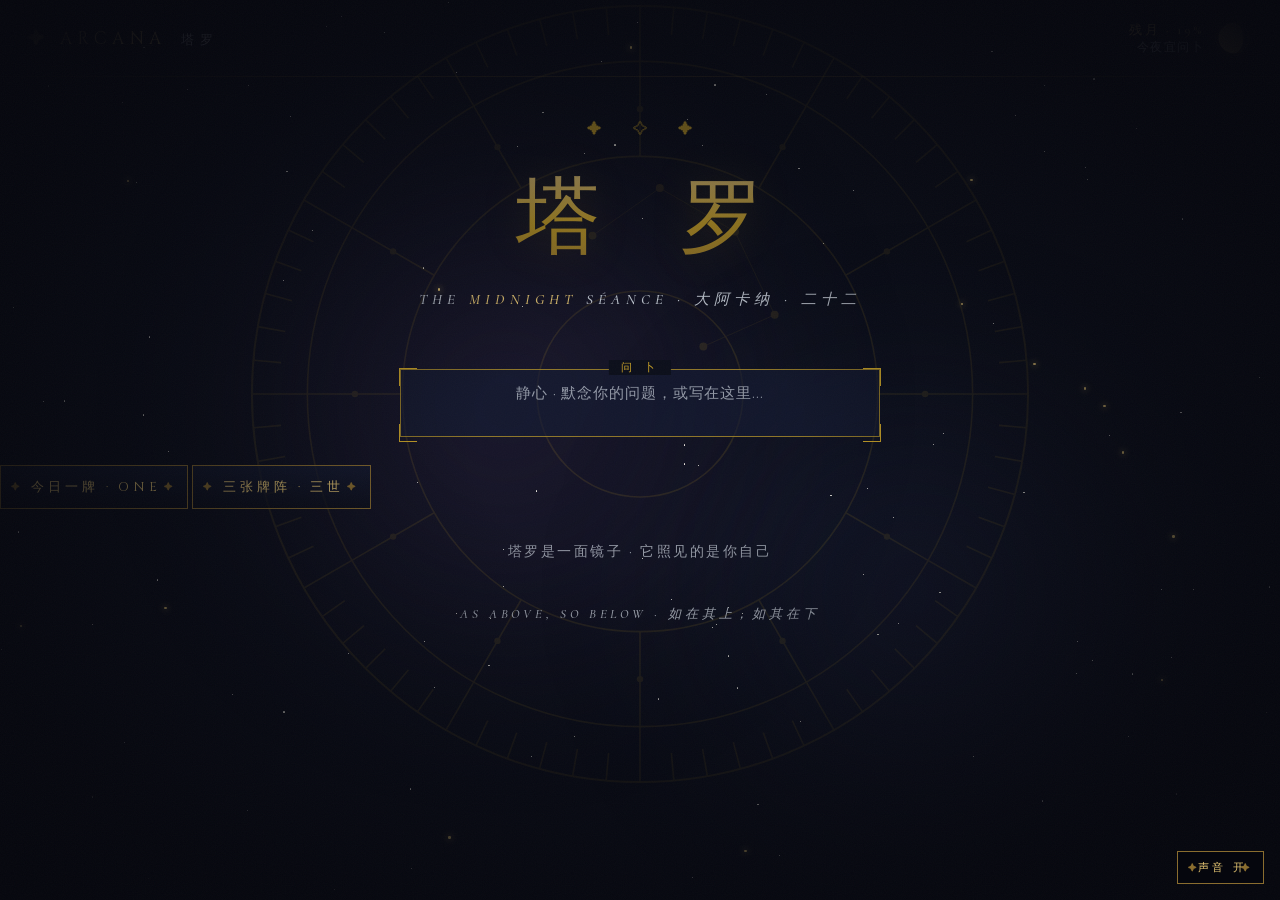
<file: tarot/index.html>
<!DOCTYPE html>
<html lang="zh-CN">
<head>
  <meta charset="utf-8" />
  <meta name="viewport" content="width=device-width, initial-scale=1" />
  <title>ARCANA — 午夜占卜室</title>
  <meta name="description" content="午夜占卜室：静心、问卜、凭直觉抽牌。22 张大阿卡纳，单张与三张牌阵，星空与月相之下。" />
  <link rel="icon" href="/favicon.svg" type="image/svg+xml" />
  <link rel="stylesheet" href="/tarot/style.css" />
</head>
<body>
  <div class="stage">
    <div class="nebula"></div>
    <div class="stars" id="stars"></div>
    <div class="stars2" id="stars2"></div>

    <!-- zodiac wheel: built by app.js, ultra-slow rotation -->
    <div class="wheel-wrap" aria-hidden="true">
      <svg viewBox="0 0 400 400" fill="none" stroke="#C9A227" stroke-width=".8">
        <circle cx="200" cy="200" r="196" stroke-width="1"/>
        <circle cx="200" cy="200" r="168"/>
        <circle cx="200" cy="200" r="120"/>
        <circle cx="200" cy="200" r="52"/>
        <g id="spokes"></g>
        <g id="ticks"></g>
        <g id="constellation"></g>
      </svg>
    </div>

    <main class="layer">
      <!-- top bar: brand + living moon -->
      <div class="topbar">
        <div class="brand"><span class="mark">✦ ARCANA</span><span class="zh">塔罗</span></div>
        <div class="moon-widget">
          <div class="txt"><div class="phase" id="moon-phase">—</div><div class="say">今夜宜问卜</div></div>
          <svg id="moon-svg" viewBox="0 0 40 40" aria-hidden="true"></svg>
        </div>
      </div>

      <!-- scene 1: choose a spread -->
      <section class="scene active" id="scene-choose">
        <div class="hero">
          <div class="orn">✦ ✧ ✦</div>
          <h1>塔 罗</h1>
          <div class="sub">THE <b>MIDNIGHT</b> SÉANCE · 大阿卡纳 · 二十二</div>
        </div>

        <div class="ritual">
          <span class="label">问 卜</span>
          <span class="corner tl"></span><span class="corner tr"></span>
          <span class="corner bl"></span><span class="corner br"></span>
          <textarea id="question" maxlength="60" placeholder="静心 · 默念你的问题，或写在这里…"></textarea>
        </div>

        <div class="spread-pick">
          <button class="engrave" data-spread="one">今日一牌 · ONE</button>
          <button class="engrave" data-spread="three">三张牌阵 · 三世</button>
        </div>

        <div class="hint hint-static">塔罗是一面镜子 · 它照见的是你自己</div>
      </section>

      <!-- scene 2: draw from the fan -->
      <section class="scene" id="scene-draw">
        <div class="hint">深呼吸 · 凭直觉选择 <b id="pick-count">一张牌</b></div>
        <div class="slots" id="slots"></div>
        <div class="fan-scroll"><div class="fan" id="fan"></div></div>
        <div class="actions">
          <button class="engrave" id="back-choose">← 换牌阵</button>
        </div>
      </section>

      <!-- scene 3: reveal + reading -->
      <section class="scene" id="scene-reveal">
        <div class="hint" id="reveal-hint">牌面已启</div>
        <div class="slots" id="reveal-slots"></div>
        <div class="reading" id="reading"></div>
        <div class="actions">
          <button class="engrave" id="again">↺ 再抽一次</button>
          <button class="engrave" id="change-spread">换牌阵</button>
        </div>
      </section>

      <div class="foot">AS ABOVE, SO BELOW · 如在其上，如其在下</div>
    </main>

    <div class="grain"></div>
  </div>

  <button id="mute" class="engrave mute-btn" aria-pressed="false" title="声音开关">声音 开</button>
  <script type="module" src="/tarot/app.js"></script>
</body>
</html>
</file>
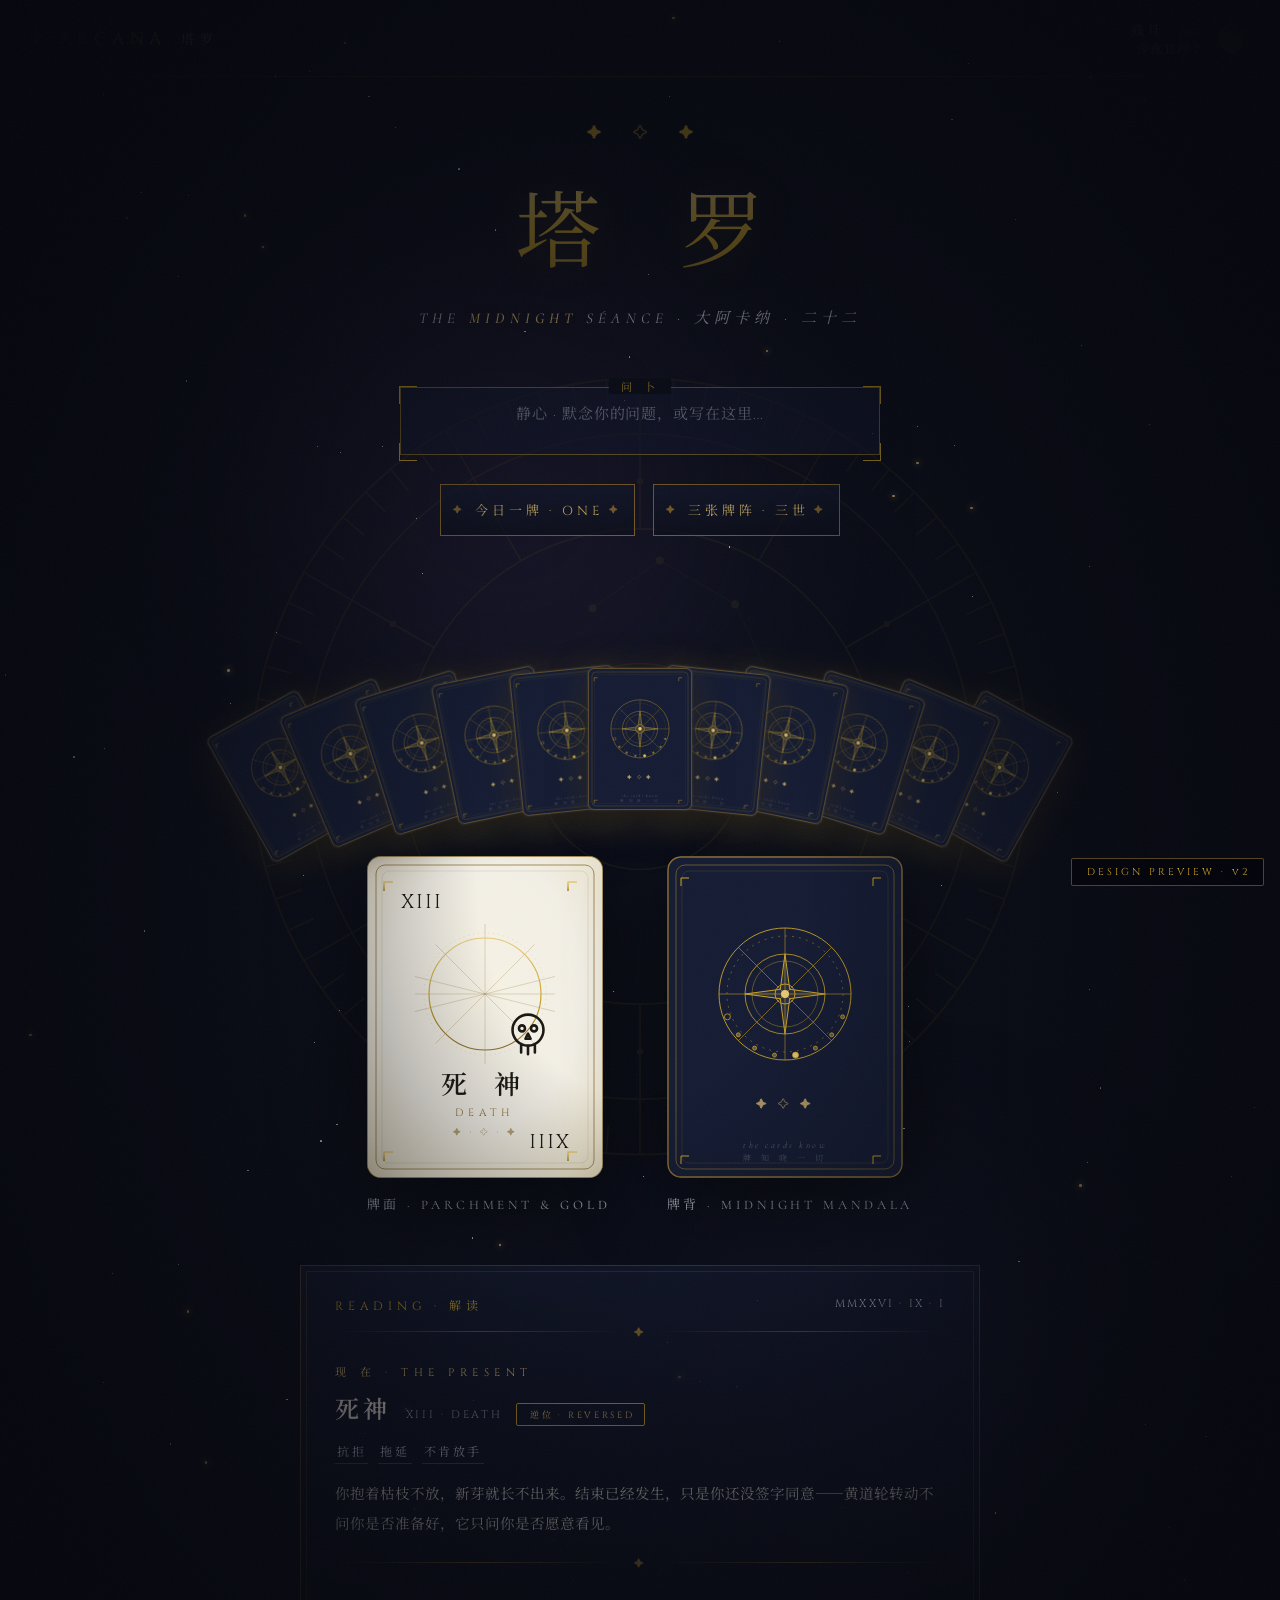
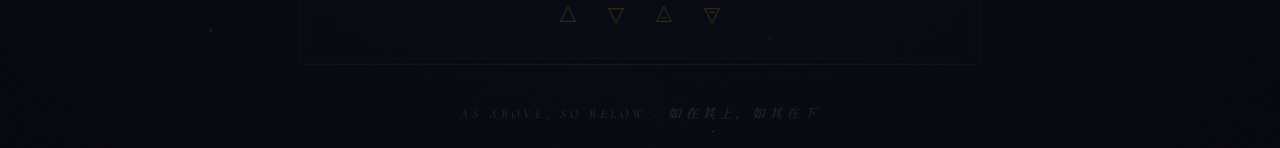
<file: tarot/preview.html>
<!DOCTYPE html>
<html lang="zh-CN">
<head>
<meta charset="utf-8" />
<meta name="viewport" content="width=device-width, initial-scale=1" />
<title>ARCANA v2 · 午夜占卜室 — 视觉稿</title>
<link rel="icon" href="/favicon.svg" type="image/svg+xml" />
<link rel="preconnect" href="https://fonts.googleapis.com" />
<link rel="preconnect" href="https://fonts.gstatic.com" crossorigin />
<link href="https://fonts.googleapis.com/css2?family=Cinzel:wght@400;600&family=Cormorant:ital,wght@0,500;1,500&family=Noto+Serif+SC:wght@400;600&display=swap" rel="stylesheet" />
<style>
:root {
  --night-0: #05060D;
  --night-1: #0B0E1A;
  --night-2: #141B33;
  --gold-1: #E8C874;
  --gold-2: #C9A227;
  --gold-3: #8A6D2F;
  --silver: #C7CED8;
  --parchment: #F2EFE6;
  --ink: #1A1712;
  --serif: 'Noto Serif SC', 'Songti SC', serif;
  --display: 'Cinzel', 'Noto Serif SC', serif;
  --poem: 'Cormorant', 'Noto Serif SC', serif;
}
* { box-sizing: border-box; margin: 0; padding: 0; }
html, body { height: 100%; }
body {
  background: var(--night-1);
  color: var(--parchment);
  font-family: var(--serif);
  -webkit-font-smoothing: antialiased;
  overflow-x: hidden;
}

/* ════════ STAGE: midnight sky ════════ */
.stage { position: relative; min-height: 100dvh; overflow: hidden; }

/* nebula — pre-baked radial glows */
.nebula { position: absolute; inset: 0; }
.nebula::before {
  content: ''; position: absolute; left: 12%; top: 8%;
  width: 55vw; height: 55vw; border-radius: 50%;
  background: radial-gradient(circle, rgba(42,33,64,.55), transparent 65%);
  filter: blur(60px);
}
.nebula::after {
  content: ''; position: absolute; right: 8%; bottom: 4%;
  width: 45vw; height: 45vw; border-radius: 50%;
  background: radial-gradient(circle, rgba(26,31,58,.6), transparent 65%);
  filter: blur(70px);
}

/* star field */
.stars, .stars2 { position: absolute; inset: 0; }
.star { position: absolute; background: var(--parchment); border-radius: 50%; animation: breathe 7s ease-in-out infinite; }
.star.big { box-shadow: 0 0 6px 1px rgba(232,200,116,.45); background: var(--gold-1); }
@keyframes breathe { 0%,100% { opacity: .15; } 50% { opacity: .7; } }

/* zodiac wheel — very slow rotation */
.wheel-wrap {
  position: absolute; left: 50%; top: 44%;
  width: min(88vmin, 860px); aspect-ratio: 1;
  transform: translate(-50%, -50%);
  opacity: .08; pointer-events: none;
}
.wheel-wrap svg { width: 100%; height: 100%; animation: turn 180s linear infinite; }
@keyframes turn { to { transform: rotate(360deg); } }

/* vignette + grain */
.stage::after {
  content: ''; position: absolute; inset: 0; pointer-events: none; z-index: 5;
  background: radial-gradient(ellipse at center, transparent 18%, rgba(5,6,13,.55) 48%, rgba(5,6,13,.92) 78%, var(--night-0) 96%);
}
.grain {
  position: absolute; inset: 0; pointer-events: none; z-index: 6; opacity: .05;
  background-image: url("data:image/svg+xml,%3Csvg xmlns='http://www.w3.org/2000/svg' width='140' height='140'%3E%3Cfilter id='n'%3E%3CfeTurbulence type='fractalNoise' baseFrequency='.9' numOctaves='2'/%3E%3C/filter%3E%3Crect width='140' height='140' filter='url(%23n)' opacity='.6'/%3E%3C/svg%3E");
}

.stage > content, .stage > .layer { position: relative; z-index: 2; }

/* ════════ top bar ════════ */
.topbar {
  position: relative; z-index: 10;
  display: flex; justify-content: space-between; align-items: center;
  padding: 20px 28px;
  border-bottom: 1px solid rgba(138,109,47,.25);
}
.brand { display: flex; align-items: baseline; gap: 14px; }
.brand .mark { color: var(--gold-1); font-family: var(--display); font-size: 17px; letter-spacing: .32em; text-shadow: 0 0 18px rgba(201,162,39,.35); }
.brand .zh { color: var(--silver); font-size: 13px; letter-spacing: .5em; }

.moon-widget { display: flex; align-items: center; gap: 12px; }
.moon-widget svg { width: 36px; height: 36px; filter: drop-shadow(0 0 8px rgba(232,200,116,.3)); }
.moon-widget .txt { text-align: right; font-family: var(--poem); }
.moon-widget .txt .phase { font-size: 13px; color: var(--gold-1); letter-spacing: .2em; }
.moon-widget .txt .say { font-size: 12px; color: var(--silver); opacity: .95; letter-spacing: .12em; }

/* ════════ hero ════════ */
.hero { text-align: center; padding: 44px 20px 26px; }
.orn { color: var(--gold-2); font-size: 15px; letter-spacing: .9em; padding-left: .9em; }
.hero h1 {
  font-family: var(--display);
  font-weight: 400;
  font-size: clamp(44px, 8vw, 84px);
  letter-spacing: .35em; padding-left: .35em;
  background: linear-gradient(180deg, var(--gold-1) 15%, var(--gold-2) 55%, var(--gold-3) 100%);
  -webkit-background-clip: text; background-clip: text; color: transparent;
  margin: 22px 0 14px;
  text-shadow: 0 0 44px rgba(201,162,39,.22);
}
.hero .sub {
  font-family: var(--poem); font-style: italic;
  color: var(--silver); font-size: 15px; letter-spacing: .34em;
}
.hero .sub b { color: var(--gold-1); font-weight: 500; }

/* ════════ ritual question frame ════════ */
.ritual {
  width: min(480px, 92vw); margin: 34px auto 24px; position: relative;
}
.ritual .corner { position: absolute; width: 18px; height: 18px; border: 1px solid var(--gold-2); }
.ritual .corner.tl { top: -1px; left: -1px; border-right: none; border-bottom: none; }
.ritual .corner.tr { top: -1px; right: -1px; border-left: none; border-bottom: none; }
.ritual .corner.bl { bottom: -1px; left: -1px; border-right: none; border-top: none; }
.ritual .corner.br { bottom: -1px; right: -1px; border-left: none; border-top: none; }
.ritual textarea {
  width: 100%; height: 68px; resize: none;
  background: rgba(20,27,51,.62);
  border: 1px solid rgba(201,162,39,.55);
  color: var(--parchment);
  font-family: var(--poem); font-size: 15px; letter-spacing: .06em;
  padding: 14px 16px; text-align: center;
  transition: border-color .25s, box-shadow .25s;
}
.ritual textarea:focus {
  outline: none; border-color: var(--gold-1);
  box-shadow: 0 0 24px rgba(201,162,39,.16) inset;
}
.ritual textarea::placeholder { color: rgba(199,206,216,.6); }
.ritual .label {
  position: absolute; top: -9px; left: 50%; transform: translateX(-50%);
  background: var(--night-1); padding: 0 12px;
  font-family: var(--poem); font-size: 11px; letter-spacing: .4em; color: var(--gold-2);
}

/* ════════ engraved buttons ════════ */
.spread-pick { display: flex; gap: 18px; justify-content: center; flex-wrap: wrap; }
.engrave {
  position: relative; cursor: pointer;
  background: linear-gradient(180deg, rgba(20,27,51,.7), rgba(11,14,26,.7));
  border: 1px solid var(--gold-3);
  color: var(--gold-1);
  font-family: var(--display); font-size: 13px; letter-spacing: .3em;
  padding: 15px 30px 15px 34px;
  transition: box-shadow .25s, border-color .25s, background .25s;
}
.engrave::before, .engrave::after {
  content: '✦'; position: absolute; top: 50%; transform: translateY(-50%);
  font-size: 9px; color: var(--gold-3); transition: color .25s;
}
.engrave::before { left: 12px; }
.engrave::after { right: 12px; }
.engrave:hover {
  border-color: var(--gold-1);
  box-shadow: 0 0 28px rgba(201,162,39,.18), inset 0 0 22px rgba(201,162,39,.08);
}
.engrave:hover::before, .engrave:hover::after { color: var(--gold-1); }

/* ════════ fan of new card backs ════════ */
.fan-demo { position: relative; height: 230px; width: 760px; max-width: 96vw; margin: 44px auto 10px; }
.fan-demo .card {
  position: absolute; left: 50%; bottom: 0;
  width: 104px; height: 142px; margin-left: -52px;
  transform-origin: 50% 260%;
  filter: drop-shadow(0 8px 18px rgba(0,0,0,.6)) drop-shadow(0 0 1px rgba(232,200,116,.35));
}
.fan-demo .card svg { width: 100%; height: 100%; display: block; }
.fan-demo .card:hover { z-index: 30; }

/* ════════ showcase: front & back ════════ */
.showcase {
  display: flex; gap: 56px; justify-content: center; align-items: flex-start;
  flex-wrap: wrap; margin: 46px auto 8px; padding: 0 20px;
}
.showcase .cell { text-align: center; }
.showcase .cap {
  margin-top: 16px; font-family: var(--poem); font-size: 13px;
  letter-spacing: .3em; color: var(--silver); opacity: 1;
}
.bigcard { width: 236px; height: 322px; filter: drop-shadow(0 18px 44px rgba(0,0,0,.65)); }
.bigcard svg { width: 100%; height: 100%; display: block; border-radius: 14px; }

/* ════════ reading panel ════════ */
.reading-demo {
  width: min(680px, 92vw); margin: 52px auto 0;
  background: linear-gradient(180deg, rgba(20,27,51,.72), rgba(11,14,26,.72));
  border: 1px solid rgba(138,109,47,.5);
  padding: 30px 34px;
  position: relative;
}
.reading-demo::before {
  content: ''; position: absolute; inset: 5px; pointer-events: none;
  border: 1px solid rgba(201,162,39,.18);
}
.rd-head { display: flex; justify-content: space-between; margin-bottom: 4px; font-family: var(--display); }
.rd-head .t { font-size: 12px; letter-spacing: .4em; color: var(--gold-2); }
.rd-head .d { font-size: 11px; letter-spacing: .2em; color: var(--silver); opacity: .9; }
.rd-div { display: flex; align-items: center; gap: 14px; margin: 10px 0 4px; color: var(--gold-3); font-size: 10px; letter-spacing: .3em; }
.rd-div::before, .rd-div::after { content: ''; flex: 1; height: 1px; background: linear-gradient(90deg, transparent, rgba(138,109,47,.7), transparent); }

.entry { padding: 20px 0 6px; }
.entry .slot { font-family: var(--display); font-size: 11px; letter-spacing: .5em; color: var(--gold-1); margin-bottom: 10px; }
.entry .head { display: flex; align-items: baseline; gap: 14px; flex-wrap: wrap; }
.entry .head .zh { font-family: var(--serif); font-weight: 600; font-size: 24px; letter-spacing: .18em; }
.entry .head .en { font-family: var(--display); font-size: 11px; letter-spacing: .24em; color: var(--silver); opacity: .75; }
.orient {
  font-family: var(--display); font-size: 9px; letter-spacing: .3em;
  border: 1px solid var(--gold-2); color: var(--gold-1);
  padding: 4px 10px 4px 13px; border-radius: 2px;
}
.kw { display: flex; gap: 10px; margin: 14px 0; flex-wrap: wrap; }
.kw span {
  font-family: var(--poem); font-size: 12px; letter-spacing: .22em;
  color: var(--silver); border-bottom: 1px solid rgba(138,109,47,.55); padding: 2px 2px 4px;
}
.entry p {
  font-family: var(--serif); font-size: 14.5px; line-height: 2.1;
  color: rgba(242,239,230,.88);
}
.elements { display: flex; gap: 26px; justify-content: center; margin: 34px 0 8px; }
.elements svg { width: 22px; height: 22px; opacity: .65; }

.foot {
  text-align: center; padding: 38px 20px 26px;
  font-family: var(--poem); font-style: italic; font-size: 13px;
  letter-spacing: .3em; color: var(--silver); opacity: .85;
}
.preview-tag {
  position: fixed; bottom: 14px; right: 16px; z-index: 50;
  font-family: var(--display); font-size: 10px; letter-spacing: .3em;
  color: var(--gold-2); border: 1px solid rgba(138,109,47,.6);
  padding: 6px 12px 6px 15px; background: rgba(5,6,13,.8); border-radius: 2px;
}

@media (prefers-reduced-motion: reduce) {
  .star, .wheel-wrap svg { animation: none; }
}
</style>
</head>
<body>
<div class="stage">
  <div class="nebula"></div>
  <div class="stars" id="stars"></div>
  <div class="stars2" id="stars2"></div>

  <!-- zodiac wheel -->
  <div class="wheel-wrap">
    <svg viewBox="0 0 400 400" fill="none" stroke="#C9A227" stroke-width=".8">
      <circle cx="200" cy="200" r="196" stroke-width="1"/>
      <circle cx="200" cy="200" r="168"/>
      <circle cx="200" cy="200" r="120"/>
      <circle cx="200" cy="200" r="52"/>
      <g id="spokes"></g>
      <g id="ticks"></g>
      <g id="constellation"></g>
    </svg>
  </div>

  <content>
    <!-- top bar -->
    <div class="topbar">
      <div class="brand"><span class="mark">✦ ARCANA</span><span class="zh">塔罗</span></div>
      <div class="moon-widget">
        <div class="txt"><div class="phase" id="moon-phase">—</div><div class="say">今夜宜问卜</div></div>
        <svg id="moon-svg" viewBox="0 0 40 40"></svg>
      </div>
    </div>

    <!-- hero -->
    <div class="hero">
      <div class="orn">✦ ✧ ✦</div>
      <h1>塔 罗</h1>
      <div class="sub">THE <b>MIDNIGHT</b> SÉANCE · 大阿卡纳 · 二十二</div>
    </div>

    <!-- ritual question -->
    <div class="ritual">
      <span class="label">问 卜</span>
      <span class="corner tl"></span><span class="corner tr"></span>
      <span class="corner bl"></span><span class="corner br"></span>
      <textarea placeholder="静心 · 默念你的问题，或写在这里…"></textarea>
    </div>

    <div class="spread-pick">
      <button class="engrave">今日一牌 · ONE</button>
      <button class="engrave">三张牌阵 · 三世</button>
    </div>

    <!-- fan of card backs -->
    <div class="fan-demo" id="fanDemo"></div>

    <!-- big card front + back -->
    <div class="showcase">
      <div class="cell">
        <div class="bigcard" id="frontCard"></div>
        <div class="cap">牌面 · PARCHMENT &amp; GOLD</div>
      </div>
      <div class="cell">
        <div class="bigcard" id="backCard"></div>
        <div class="cap">牌背 · MIDNIGHT MANDALA</div>
      </div>
    </div>

    <!-- reading panel -->
    <div class="reading-demo">
      <div class="rd-head"><span class="t">READING · 解读</span><span class="d">MMXXVI · IX · I</span></div>
      <div class="rd-div">✦</div>
      <div class="entry">
        <div class="slot">现 在 · THE PRESENT</div>
        <div class="head">
          <span class="zh">死神</span>
          <span class="en">XIII · DEATH</span>
          <span class="orient">逆位 · REVERSED</span>
        </div>
        <div class="kw"><span>抗拒</span><span>拖延</span><span>不肯放手</span></div>
        <p>你抱着枯枝不放，新芽就长不出来。结束已经发生，只是你还没签字同意——黄道轮转动不问你是否准备好，它只问你是否愿意看见。</p>
      </div>
      <div class="rd-div">✦</div>
      <div class="elements" id="elements"></div>
    </div>

    <div class="foot">AS ABOVE, SO BELOW · 如在其上，如其在下</div>
  </content>

  <div class="grain"></div>
  <div class="preview-tag">DESIGN PREVIEW · v2</div>
</div>

<script>
/* ---------- stars ---------- */
function seedStars(el, n, s) {
  let html = '';
  for (let i = 0; i < n; i++) {
    const size = Math.random() < .12 ? 2.4 : 1.2;
    html += `<i class="star${size > 2 ? ' big' : ''}" style="left:${(Math.random()*100).toFixed(2)}%;top:${(Math.random()*100).toFixed(2)}%;width:${size}px;height:${size}px;animation-delay:-${(Math.random()*9).toFixed(1)}s;animation-duration:${(5.5+Math.random()*4).toFixed(1)}s"></i>`;
  }
  el.innerHTML = html;
}
seedStars(document.getElementById('stars'), 90);
seedStars(document.getElementById('stars2'), 40);

/* ---------- zodiac wheel geometry ---------- */
(() => {
  const NS = 'http://www.w3.org/2000/svg';
  const spokes = document.getElementById('spokes');
  const ticks = document.getElementById('ticks');
  const cst = document.getElementById('constellation');
  for (let i = 0; i < 12; i++) {
    const a = i * Math.PI / 6;
    const r1 = 120, r2 = 168;
    const l = document.createElementNS(NS, 'line');
    l.setAttribute('x1', 200 + r1 * Math.cos(a)); l.setAttribute('y1', 200 + r1 * Math.sin(a));
    l.setAttribute('x2', 200 + r2 * Math.cos(a)); l.setAttribute('y2', 200 + r2 * Math.sin(a));
    spokes.appendChild(l);
    const c = document.createElementNS(NS, 'circle');
    c.setAttribute('cx', 200 + 144 * Math.cos(a)); c.setAttribute('cy', 200 + 144 * Math.sin(a));
    c.setAttribute('r', 1.6); c.setAttribute('fill', '#C9A227'); c.setAttribute('stroke', 'none');
    spokes.appendChild(c);
  }
  for (let i = 0; i < 72; i++) {
    const a = i * Math.PI / 36;
    const r1 = i % 6 === 0 ? 168 : 182, r2 = 196;
    const l = document.createElementNS(NS, 'line');
    l.setAttribute('x1', 200 + r1 * Math.cos(a)); l.setAttribute('y1', 200 + r1 * Math.sin(a));
    l.setAttribute('x2', 200 + r2 * Math.cos(a)); l.setAttribute('y2', 200 + r2 * Math.sin(a));
    ticks.appendChild(l);
  }
  // small constellation: 5 dots + lines (The Star)
  const pts = [[176,120],[210,96],[248,118],[268,160],[232,176]];
  pts.forEach(([x,y]) => {
    const c = document.createElementNS(NS, 'circle');
    c.setAttribute('cx', x); c.setAttribute('cy', y); c.setAttribute('r', 2);
    c.setAttribute('fill', '#C9A227'); c.setAttribute('stroke', 'none');
    cst.appendChild(c);
  });
  for (let i = 0; i < pts.length - 1; i++) {
    const l = document.createElementNS(NS, 'line');
    l.setAttribute('x1', pts[i][0]); l.setAttribute('y1', pts[i][1]);
    l.setAttribute('x2', pts[i+1][0]); l.setAttribute('y2', pts[i+1][1]);
    l.setAttribute('stroke-width', '.5'); l.setAttribute('opacity', '.6');
    cst.appendChild(l);
  }
})();

/* ---------- moon phase (real) ---------- */
(() => {
  const SYNODIC = 29.53058867;
  const NEW_MOON = Date.UTC(2000, 0, 6, 18, 14) / 86400000;
  const now = Date.now() / 86400000;
  const phase = ((now - NEW_MOON) % SYNODIC + SYNODIC) % SYNODIC / SYNODIC; // 0=new .5=full
  const illum = .5 * (1 - Math.cos(2 * Math.PI * phase));
  const names = ['朔月 · 新月','娥眉月','上弦月','盈凸月','望月 · 满月','亏凸月','下弦月','残月'];
  const name = names[Math.round(phase * 8) % 8];
  document.getElementById('moon-phase').textContent = name + ' · ' + Math.round(illum * 100) + '%';

  const R = 17, CX = 20, CY = 20;
  const k = Math.cos(2 * Math.PI * phase); // terminator ellipse rx factor
  const waxing = phase < .5;
  // lit side path: right (waxing) or left (waning) semicircle + elliptical terminator
  const lit = waxing
    ? `M ${CX} ${CY - R} A ${R} ${R} 0 0 1 ${CX} ${CY + R} A ${Math.abs(k) * R} ${R} 0 0 ${k > 0 ? 1 : 0} ${CX} ${CY - R} Z`
    : `M ${CX} ${CY - R} A ${R} ${R} 0 0 0 ${CX} ${CY + R} A ${Math.abs(k) * R} ${R} 0 0 ${k > 0 ? 0 : 1} ${CX} ${CY - R} Z`;
  document.getElementById('moon-svg').innerHTML =
    `<circle cx="${CX}" cy="${CY}" r="${R}" fill="rgba(199,206,216,.13)" stroke="#8A6D2F" stroke-width="1"/>
     <path d="${lit}" fill="#E8C874"/>
     <circle cx="${CX}" cy="${CY}" r="${R + 2.5}" fill="none" stroke="rgba(201,162,39,.25)" stroke-width=".6"/>`;
})();

/* ---------- card back SVG (midnight mandala) ---------- */
const moonRow = (cx, cy) => {
  // row of 8 moon phases along the bottom arc
  let s = '';
  for (let i = 0; i < 8; i++) {
    const a = Math.PI * (0.12 + 0.76 * i / 7);
    const x = cx - 62 * Math.cos(a), y = cy + 62 * Math.sin(a);
    const fill = i === 0 ? 'none' : i === 4 ? '#E8C874' : 'rgba(232,200,116,.35)';
    s += `<circle cx="${x.toFixed(1)}" cy="${y.toFixed(1)}" r="${i === 0 || i === 4 ? 3 : 2}" fill="${fill}" stroke="#C9A227" stroke-width=".8"/>`;
  }
  return s;
};
const backSVG = `
<svg viewBox="0 0 236 322" fill="none" xmlns="http://www.w3.org/2000/svg">
  <rect width="236" height="322" rx="14" fill="#141B33"/>
  <rect x="1" y="1" width="234" height="320" rx="13" stroke="#8A6D2F" stroke-width="1.4"/>
  <rect x="9" y="9" width="218" height="304" rx="9" stroke="rgba(201,162,39,.55)" stroke-width=".8"/>
  <rect x="15" y="15" width="206" height="292" rx="7" stroke="rgba(201,162,39,.28)" stroke-width=".5"/>
  ${[[22,22],[214,22],[22,300],[214,300]].map(([x,y]) => `
    <path d="M ${x} ${y} m -8 8 v -8 h 8" stroke="#C9A227" stroke-width="1"/>`).join('')}
  <!-- mandala -->
  <g stroke="#C9A227" stroke-width="1" transform="translate(118,138)">
    <circle r="66" stroke-opacity=".9"/>
    <circle r="58" stroke-opacity=".45" stroke-dasharray="2 5"/>
    <circle r="40" stroke-opacity=".8"/>
    <circle r="33" stroke-opacity=".4"/>
    <circle r="10" stroke-opacity=".9"/>
    <path d="M0,-66 0,66 M-66,0 66,0 M-46.7,-46.7 46.7,46.7 M46.7,-46.7 -46.7,46.7" stroke-opacity=".55"/>
    <path d="M0,-40 L4.7,-4.7 40,0 4.7,4.7 0,40 -4.7,4.7 -40,0 -4.7,-4.7 Z" fill="rgba(232,200,116,.1)"/>
    <circle r="4" fill="#E8C874" stroke="none"/>
    ${moonRow(0, 0)}
  </g>
  <text x="118" y="252" text-anchor="middle" fill="rgba(232,200,116,.75)" font-family="Cinzel, serif" font-size="11" letter-spacing="4">✦ ✧ ✦</text>
  <text x="118" y="292" text-anchor="middle" fill="rgba(199,206,216,.4)" font-family="Cormorant, serif" font-style="italic" font-size="9" letter-spacing="2.5">the cards know</text>
  <text x="118" y="305" text-anchor="middle" fill="rgba(199,206,216,.3)" font-family="'Noto Serif SC', serif" font-size="8" letter-spacing="4">牌 知 晓 一 切</text>
</svg>`;

/* ---------- card front SVG (parchment + gold/ink) ---------- */
const frontSVG = (numeral, zh, en, art) => `
<svg viewBox="0 0 236 322" xmlns="http://www.w3.org/2000/svg">
  <defs>
    <radialGradient id="parch" cx="50%" cy="42%" r="75%">
      <stop offset="0%" stop-color="#F6F2E4"/>
      <stop offset="55%" stop-color="#F2EFE6"/>
      <stop offset="88%" stop-color="#E9E2CC"/>
      <stop offset="100%" stop-color="#DFD5B8"/>
    </radialGradient>
    <linearGradient id="gld" x1="0" y1="0" x2="0" y2="1">
      <stop offset="0%" stop-color="#E8C874"/>
      <stop offset="55%" stop-color="#C9A227"/>
      <stop offset="100%" stop-color="#8A6D2F"/>
    </linearGradient>
  </defs>
  <rect width="236" height="322" rx="14" fill="url(#parch)" stroke="#8A6D2F" stroke-width="1.4"/>
  <rect x="9" y="9" width="218" height="304" rx="9" fill="none" stroke="rgba(138,109,47,.75)" stroke-width="1"/>
  <rect x="15" y="15" width="206" height="292" rx="7" fill="none" stroke="rgba(138,109,47,.3)" stroke-width=".5"/>
  ${[[26,26],[210,26],[26,296],[210,296]].map(([x,y]) => `
    <path d="M ${x} ${y} m -9 9 v -9 h 9" fill="none" stroke="url(#gld)" stroke-width="1.4"/>`).join('')}
  <!-- numeral -->
  <text x="34" y="52" fill="#1A1712" font-family="Cinzel, serif" font-size="20" letter-spacing="2">${numeral}</text>
  <text x="202" y="292" fill="#1A1712" font-family="Cinzel, serif" font-size="20" letter-spacing="2" transform="rotate(180 202 285)">${numeral}</text>
  <!-- star halo -->
  <g stroke="rgba(138,109,47,.35)" stroke-width=".7">
    <line x1="118" y1="68" x2="118" y2="208"/><line x1="48" y1="138" x2="188" y2="138"/>
    <line x1="68.5" y1="88.5" x2="167.5" y2="187.5"/><line x1="167.5" y1="88.5" x2="68.5" y2="187.5"/>
    <line x1="48" y1="120.5" x2="118" y2="138"/><line x1="48" y1="155.5" x2="118" y2="138"/>
    <line x1="188" y1="120.5" x2="118" y2="138"/><line x1="188" y1="155.5" x2="118" y2="138"/>
  </g>
  <!-- emblem: ink with gold ring -->
  <circle cx="118" cy="138" r="56" fill="none" stroke="url(#gld)" stroke-width="1.2"/>
  <circle cx="118" cy="138" r="61" fill="none" stroke="rgba(138,109,47,.35)" stroke-width=".5" stroke-dasharray="1 4"/>
  <g transform="translate(118,138) scale(.86)" fill="none" stroke="#1A1712" stroke-width="3" stroke-linecap="round" stroke-linejoin="round">${art}</g>
  <!-- names -->
  <text x="118" y="238" text-anchor="middle" fill="#1A1712" font-family="'Noto Serif SC', serif" font-weight="600" font-size="26" letter-spacing="10">${zh}</text>
  <text x="118" y="260" text-anchor="middle" fill="#8A6D2F" font-family="Cinzel, serif" font-size="10.5" letter-spacing="5">${en}</text>
  <text x="118" y="279" text-anchor="middle" fill="rgba(138,109,47,.6)" font-size="8" letter-spacing="3">✦ · ✧ · ✦</text>
</svg>`;

const ART_DEATH = '<circle cx="50" cy="42" r="18"/><circle cx="43" cy="40" r="3.5"/><circle cx="57" cy="40" r="3.5"/><path d="M50 46l-3 6h6z"/><path d="M42 60v8M50 61v9M58 60v8"/>';
const ART_STAR = '<path d="M50 18v64M18 50h64M27 27l46 46M73 27 27 73"/><circle cx="50" cy="50" r="6"/><path d="M30 88q10-6 20 0t20 0"/>';

document.getElementById('backCard').innerHTML = backSVG;
document.getElementById('frontCard').innerHTML = frontSVG('XIII', '死 神', 'DEATH', ART_DEATH);

/* ---------- fan demo ---------- */
(() => {
  const fan = document.getElementById('fanDemo');
  const n = 11;
  fan.innerHTML = Array.from({ length: n }, (_, i) => {
    const r = ((i / (n - 1)) - .5) * 58;
    const x = (i - (n - 1) / 2) * 42;
    return `<div class="card" style="transform:rotate(${r.toFixed(1)}deg); left:calc(50% + ${x}px); z-index:${n - Math.abs(i - (n - 1) / 2)}">${backSVG}</div>`;
  }).join('');
})();

/* ---------- alchemical elements ---------- */
document.getElementById('elements').innerHTML = `
  <svg viewBox="0 0 24 24" fill="none" stroke="#C9A227" stroke-width="1.2"><path d="M12 3 20 19H4z"/></svg>
  <svg viewBox="0 0 24 24" fill="none" stroke="#C9A227" stroke-width="1.2"><path d="M12 21 4 5h16z"/></svg>
  <svg viewBox="0 0 24 24" fill="none" stroke="#C9A227" stroke-width="1.2"><path d="M12 3 20 19H4z"/><path d="M8.5 15h7"/></svg>
  <svg viewBox="0 0 24 24" fill="none" stroke="#C9A227" stroke-width="1.2"><path d="M12 21 4 5h16z"/><path d="M8.5 9h7"/></svg>`;
</script>
</body>
</html>
</file>
<file: tarot/style.css>
/* ═══════════════════════════════════════════════════════════
   ARCANA v2 —「午夜占卜室」Midnight Séance
   midnight indigo × antique gold × parchment; Cinzel / Cormorant / Songti
   ═══════════════════════════════════════════════════════════ */

@font-face {
  font-family: 'Cinzel';
  src: url('/tarot/fonts/cinzel-400.woff2') format('woff2');
  font-weight: 400; font-style: normal; font-display: swap;
}
@font-face {
  font-family: 'Cinzel';
  src: url('/tarot/fonts/cinzel-600.woff2') format('woff2');
  font-weight: 600; font-style: normal; font-display: swap;
}
@font-face {
  font-family: 'Cormorant';
  src: url('/tarot/fonts/cormorant-500.woff2') format('woff2');
  font-weight: 500; font-style: normal; font-display: swap;
}
@font-face {
  font-family: 'Cormorant';
  src: url('/tarot/fonts/cormorant-500-italic.woff2') format('woff2');
  font-weight: 500; font-style: italic; font-display: swap;
}
@font-face {
  font-family: 'GeistMono';
  src: url('/_next/static/media/GeistMono_Variable.p.3ms9vq719j3f8.woff2') format('woff2');
  font-weight: 100 900; font-display: swap;
}

:root {
  --night-0: #05060D;
  --night-1: #0B0E1A;
  --night-2: #141B33;
  --gold-1: #E8C874;
  --gold-2: #C9A227;
  --gold-3: #8A6D2F;
  --silver: #C7CED8;
  --parchment: #F2EFE6;
  --ink: #1A1712;
  --display: 'Cinzel', 'Songti SC', serif;
  --poem: 'Cormorant', 'Songti SC', serif;
  --serif: 'Songti SC', 'STSong', 'Noto Serif SC', serif;
  --mono: 'GeistMono', 'PingFang SC', monospace;
  --card-w: 200px;
  --card-h: 273px;
}

* { box-sizing: border-box; margin: 0; padding: 0; }
html, body { height: 100%; }
body {
  background: var(--night-1);
  color: var(--parchment);
  font-family: var(--serif);
  -webkit-font-smoothing: antialiased;
  overflow-x: hidden;
}

/* ── stage: midnight sky ─────────────────────────────────── */
.stage { position: relative; min-height: 100dvh; overflow: hidden; }

.nebula { position: absolute; inset: 0; }
.nebula::before {
  content: ''; position: absolute; left: 12%; top: 6%;
  width: 55vw; height: 55vw; border-radius: 50%;
  background: radial-gradient(circle, rgba(42,33,64,.5), transparent 65%);
  filter: blur(60px);
}
.nebula::after {
  content: ''; position: absolute; right: 6%; bottom: 2%;
  width: 45vw; height: 45vw; border-radius: 50%;
  background: radial-gradient(circle, rgba(26,31,58,.55), transparent 65%);
  filter: blur(70px);
}

.stars, .stars2 { position: absolute; inset: 0; }
.star {
  position: absolute; background: var(--parchment); border-radius: 50%;
  animation: breathe 7s ease-in-out infinite;
}
.star.big {
  background: var(--gold-1);
  box-shadow: 0 0 6px 1px rgba(232,200,116,.45);
}
@keyframes breathe { 0%,100% { opacity: .12; } 50% { opacity: .65; } }

.wheel-wrap {
  position: absolute; left: 50%; top: 44%;
  width: min(88vmin, 860px); aspect-ratio: 1;
  transform: translate(-50%, -50%);
  opacity: .13; pointer-events: none;
}
.wheel-wrap svg { width: 100%; height: 100%; animation: turn 180s linear infinite; }
@keyframes turn { to { transform: rotate(360deg); } }

.stage::after {
  content: ''; position: absolute; inset: 0; pointer-events: none; z-index: 5;
  background: radial-gradient(ellipse at center,
    transparent 18%, rgba(5,6,13,.5) 48%, rgba(5,6,13,.9) 78%, var(--night-0) 96%);
}
.grain {
  position: absolute; inset: 0; pointer-events: none; z-index: 6; opacity: .05;
  background-image: url("data:image/svg+xml,%3Csvg xmlns='http://www.w3.org/2000/svg' width='140' height='140'%3E%3Cfilter id='n'%3E%3CfeTurbulence type='fractalNoise' baseFrequency='.9' numOctaves='2'/%3E%3C/filter%3E%3Crect width='140' height='140' filter='url(%23n)' opacity='.6'/%3E%3C/svg%3E");
}
.layer { position: relative; z-index: 2; }

/* ── top bar ─────────────────────────────────────────────── */
.topbar {
  display: flex; justify-content: space-between; align-items: center;
  padding: 20px 28px;
  border-bottom: 1px solid rgba(138,109,47,.25);
}
.brand { display: flex; align-items: baseline; gap: 14px; }
.brand .mark {
  color: var(--gold-1); font-family: var(--display); font-size: 17px;
  letter-spacing: .32em; text-shadow: 0 0 18px rgba(201,162,39,.35);
}
.brand .zh { color: var(--silver); font-size: 13px; letter-spacing: .5em; }

.moon-widget { display: flex; align-items: center; gap: 12px; }
.moon-widget svg { width: 36px; height: 36px; filter: drop-shadow(0 0 8px rgba(232,200,116,.3)); }
.moon-widget .txt { text-align: right; font-family: var(--poem); }
.moon-widget .txt .phase { font-size: 13px; color: var(--gold-1); letter-spacing: .2em; }
.moon-widget .txt .say { font-size: 12px; color: var(--silver); opacity: .95; letter-spacing: .12em; }

/* ── scenes ──────────────────────────────────────────────── */
.scene { display: none; }
.scene.active { display: block; animation: fade-in .5s ease both; }
@keyframes fade-in { from { opacity: 0; transform: translateY(8px); } to { opacity: 1; } }

/* ── hero ────────────────────────────────────────────────── */
.hero { text-align: center; padding: 44px 20px 26px; }
.orn { color: var(--gold-2); font-size: 15px; letter-spacing: .9em; padding-left: .9em; }
.hero h1 {
  font-family: var(--display); font-weight: 400;
  font-size: clamp(44px, 8vw, 84px);
  letter-spacing: .35em; padding-left: .35em;
  background: linear-gradient(180deg, var(--gold-1) 15%, var(--gold-2) 55%, var(--gold-3) 100%);
  -webkit-background-clip: text; background-clip: text; color: transparent;
  margin: 22px 0 14px;
  text-shadow: 0 0 44px rgba(201,162,39,.22);
}
.hero .sub {
  font-family: var(--poem); font-style: italic;
  color: var(--silver); font-size: 15px; letter-spacing: .34em;
}
.hero .sub b { color: var(--gold-1); font-weight: 500; }

/* ── ritual question frame ───────────────────────────────── */
.ritual { width: min(480px, 92vw); margin: 34px auto 24px; position: relative; }
.ritual .corner { position: absolute; width: 18px; height: 18px; border: 1px solid var(--gold-2); }
.ritual .corner.tl { top: -1px; left: -1px; border-right: none; border-bottom: none; }
.ritual .corner.tr { top: -1px; right: -1px; border-left: none; border-bottom: none; }
.ritual .corner.bl { bottom: -1px; left: -1px; border-right: none; border-top: none; }
.ritual .corner.br { bottom: -1px; right: -1px; border-left: none; border-top: none; }
.ritual textarea {
  width: 100%; height: 68px; resize: none;
  background: rgba(20,27,51,.62);
  border: 1px solid rgba(201,162,39,.68);
  color: var(--parchment);
  font-family: var(--poem); font-size: 15px; letter-spacing: .06em;
  padding: 14px 16px; text-align: center;
  transition: border-color .25s, box-shadow .25s;
}
.ritual textarea:focus {
  outline: none; border-color: var(--gold-1);
  box-shadow: 0 0 24px rgba(201,162,39,.16) inset;
}
.ritual textarea::placeholder { color: rgba(199,206,216,.7); }
.ritual .label {
  position: absolute; top: -9px; left: 50%; transform: translateX(-50%);
  background: var(--night-1); padding: 0 12px;
  font-family: var(--poem); font-size: 11px; letter-spacing: .4em; color: var(--gold-2);
}

/* ── engraved buttons ────────────────────────────────────── */
.engrave {
  position: relative; cursor: pointer;
  background: linear-gradient(180deg, rgba(20,27,51,.7), rgba(11,14,26,.7));
  border: 1px solid var(--gold-3);
  color: var(--gold-1);
  font-family: var(--display); font-size: 13px; letter-spacing: .3em;
  padding: 12px 26px 12px 30px;
  transition: box-shadow .25s, border-color .25s, background .25s;
}
.engrave::before, .engrave::after {
  content: '✦'; position: absolute; top: 50%; transform: translateY(-50%);
  font-size: 9px; color: var(--gold-3); transition: color .25s;
}
.engrave::before { left: 10px; }
.engrave::after { right: 10px; }
.engrave:hover {
  border-color: var(--gold-1);
  box-shadow: 0 0 28px rgba(201,162,39,.18), inset 0 0 22px rgba(201,162,39,.08);
}
.engrave:hover::before, .engrave:hover::after { color: var(--gold-1); }
.engrave[aria-pressed="true"] { border-color: var(--gold-1); color: var(--gold-1); }

.mute-btn {
  position: fixed; bottom: 16px; right: 16px; z-index: 50;
  font-size: 11px; padding: 8px 16px 8px 20px;
  background: rgba(5,6,13,.85);
}

/* ── hints ───────────────────────────────────────────────── */
.hint {
  font-family: var(--poem); font-size: 14px;
  color: var(--silver); opacity: .9;
  letter-spacing: .18em; margin: 26px 0 6px; text-align: center;
}
.hint b { color: var(--gold-1); font-weight: 500; }
.hint-static { margin-top: 34px; opacity: .7; }
#reveal-hint.q-hint { color: var(--gold-1); }

/* ── slots & tarot cards ─────────────────────────────────── */
.slots {
  display: flex; gap: 22px; justify-content: center;
  margin: 18px 0 8px;
  perspective: 1200px;
  min-height: calc(var(--card-h) * .78);
  align-items: flex-end;
}
.slot-wrap { display: flex; flex-direction: column; align-items: center; }
.slot-label {
  font-family: var(--display); font-size: 11px;
  letter-spacing: .32em; color: var(--gold-2);
  text-align: center; margin-top: 12px;
}

.tcard {
  width: calc(var(--card-w) * .78);
  height: calc(var(--card-h) * .78);
  perspective: 1000px;
}
.tcard .inner {
  position: relative; width: 100%; height: 100%;
  transform-style: preserve-3d;
  transition: transform .8s cubic-bezier(.2,.7,.2,1);
}
.tcard.flip .inner { transform: rotateY(180deg); }
.tcard.flip { filter: drop-shadow(0 0 20px rgba(201,162,39,.3)); }

.face {
  position: absolute; inset: 0;
  border-radius: 12px; overflow: hidden;
  backface-visibility: hidden;
  -webkit-backface-visibility: hidden;
  filter: drop-shadow(0 12px 32px rgba(0,0,0,.6));
}
.face svg { width: 100%; height: 100%; display: block; }
.face.front { transform: rotateY(180deg); }
.face.front svg.rev { transform: rotate(180deg); }

/* empty slot: midnight + dashed gold */
.tcard.empty .face.back {
  background: rgba(20,27,51,.35);
  border: 1px dashed rgba(201,162,39,.45);
  filter: none;
  display: flex; align-items: center; justify-content: center;
}
.tcard.empty .face.back::before {
  content: '✦'; color: rgba(201,162,39,.45); font-size: 18px;
}

/* ── fan of 22 card backs ────────────────────────────────── */
.fan-scroll {
  width: 100vw; margin-left: calc(50% - 50vw);
  overflow-x: auto; scrollbar-width: none;
}
.fan-scroll::-webkit-scrollbar { display: none; }
.fan {
  position: relative;
  height: 240px;
  margin: 6px auto 26px;
  width: 920px; min-width: 920px;
}
.fan .card {
  position: absolute; bottom: 0;
  width: 108px; height: 148px; margin-left: -54px;
  transform-origin: 50% 260%;
  border: none; background: none; padding: 0;
  pointer-events: none;
  transition: transform .45s cubic-bezier(.2,.7,.2,1), opacity .4s;
  filter: drop-shadow(0 8px 18px rgba(0,0,0,.6)) drop-shadow(0 0 1px rgba(232,200,116,.4));
}
.fan .card svg { width: 100%; height: 100%; display: block; border-radius: 9px; }
.fan .card .hit {
  position: absolute; top: 0; left: 18%;
  width: 64%; height: 42%;
  pointer-events: auto; cursor: pointer;
}
.fan .card.taken .hit { pointer-events: none; }
.fan .card:hover { transform: rotate(var(--r)) translateY(-26px); z-index: 40; }
.fan .card.taken {
  opacity: 0;
  transform: rotate(var(--r)) translateY(-90px) scale(.8);
}
.fan.fade-out .card:not(.taken) { opacity: 0; pointer-events: none; }

/* ── reading panel ───────────────────────────────────────── */
.reading {
  width: min(680px, 92vw);
  margin: 34px auto 0;
  background: linear-gradient(180deg, rgba(20,27,51,.72), rgba(11,14,26,.72));
  border: 1px solid rgba(138,109,47,.5);
  padding: 28px 32px;
  position: relative;
  animation: fade-in .6s .1s ease both;
}
.reading::before {
  content: ''; position: absolute; inset: 5px; pointer-events: none;
  border: 1px solid rgba(201,162,39,.18);
}
.rd-head {
  display: flex; justify-content: space-between; margin-bottom: 4px;
  font-family: var(--display);
}
.rd-head .t { font-size: 12px; letter-spacing: .4em; color: var(--gold-2); }
.rd-head .d { font-size: 11px; letter-spacing: .2em; color: var(--silver); opacity: .9; }
.rd-div {
  display: flex; align-items: center; gap: 14px;
  margin: 10px 0 4px; color: var(--gold-3);
  font-size: 10px; letter-spacing: .3em;
}
.rd-div::before, .rd-div::after {
  content: ''; flex: 1; height: 1px;
  background: linear-gradient(90deg, transparent, rgba(138,109,47,.7), transparent);
}
.entry { padding: 18px 0 8px; }
.entry .slot {
  font-family: var(--display); font-size: 11px;
  letter-spacing: .5em; color: var(--gold-1); margin-bottom: 10px;
}
.entry .head { display: flex; align-items: baseline; gap: 14px; flex-wrap: wrap; }
.entry .head .zh { font-family: var(--serif); font-weight: 600; font-size: 24px; letter-spacing: .18em; }
.entry .head .en {
  font-family: var(--display); font-size: 11px;
  letter-spacing: .24em; color: var(--silver); opacity: .8;
}
.orient {
  font-family: var(--display); font-size: 9px; letter-spacing: .3em;
  padding: 4px 10px 4px 13px; border-radius: 2px;
}
.orient.up { border: 1px solid rgba(199,206,216,.5); color: var(--silver); }
.orient.rev { border: 1px solid var(--gold-2); color: var(--gold-1); }
.kw { display: flex; gap: 12px; margin: 14px 0; flex-wrap: wrap; }
.kw span {
  font-family: var(--poem); font-size: 12.5px; letter-spacing: .22em;
  color: var(--silver);
  border-bottom: 1px solid rgba(138,109,47,.55);
  padding: 2px 2px 4px;
}
.entry p {
  font-family: var(--serif); font-size: 14.5px; line-height: 2.1;
  color: rgba(242,239,230,.88);
}
.elements { display: flex; gap: 26px; justify-content: center; margin: 26px 0 4px; }
.elements svg { width: 20px; height: 20px; opacity: .7; }

.actions { display: flex; gap: 14px; justify-content: center; margin-top: 28px; flex-wrap: wrap; }

/* ── footer ──────────────────────────────────────────────── */
.foot {
  text-align: center; padding: 38px 20px 80px;
  font-family: var(--poem); font-style: italic; font-size: 13px;
  letter-spacing: .3em; color: var(--silver); opacity: .85;
}

/* ── responsive ──────────────────────────────────────────── */
@media (max-width: 640px) {
  :root { --card-w: 150px; }
  .slots { gap: 10px; }
  .tcard { width: calc(var(--card-w) * .82); height: calc(var(--card-h) * .82); }
  .fan { height: 190px; }
  .fan .card { width: 84px; height: 115px; margin-left: -42px; }
  .reading { padding: 20px 18px; }
  .topbar { padding: 14px 16px; }
  .brand .mark { font-size: 14px; }
}

@media (prefers-reduced-motion: reduce) {
  .star, .wheel-wrap svg, .scene.active { animation: none; }
  .tcard .inner, .fan .card { transition: none; }
}
</file>
